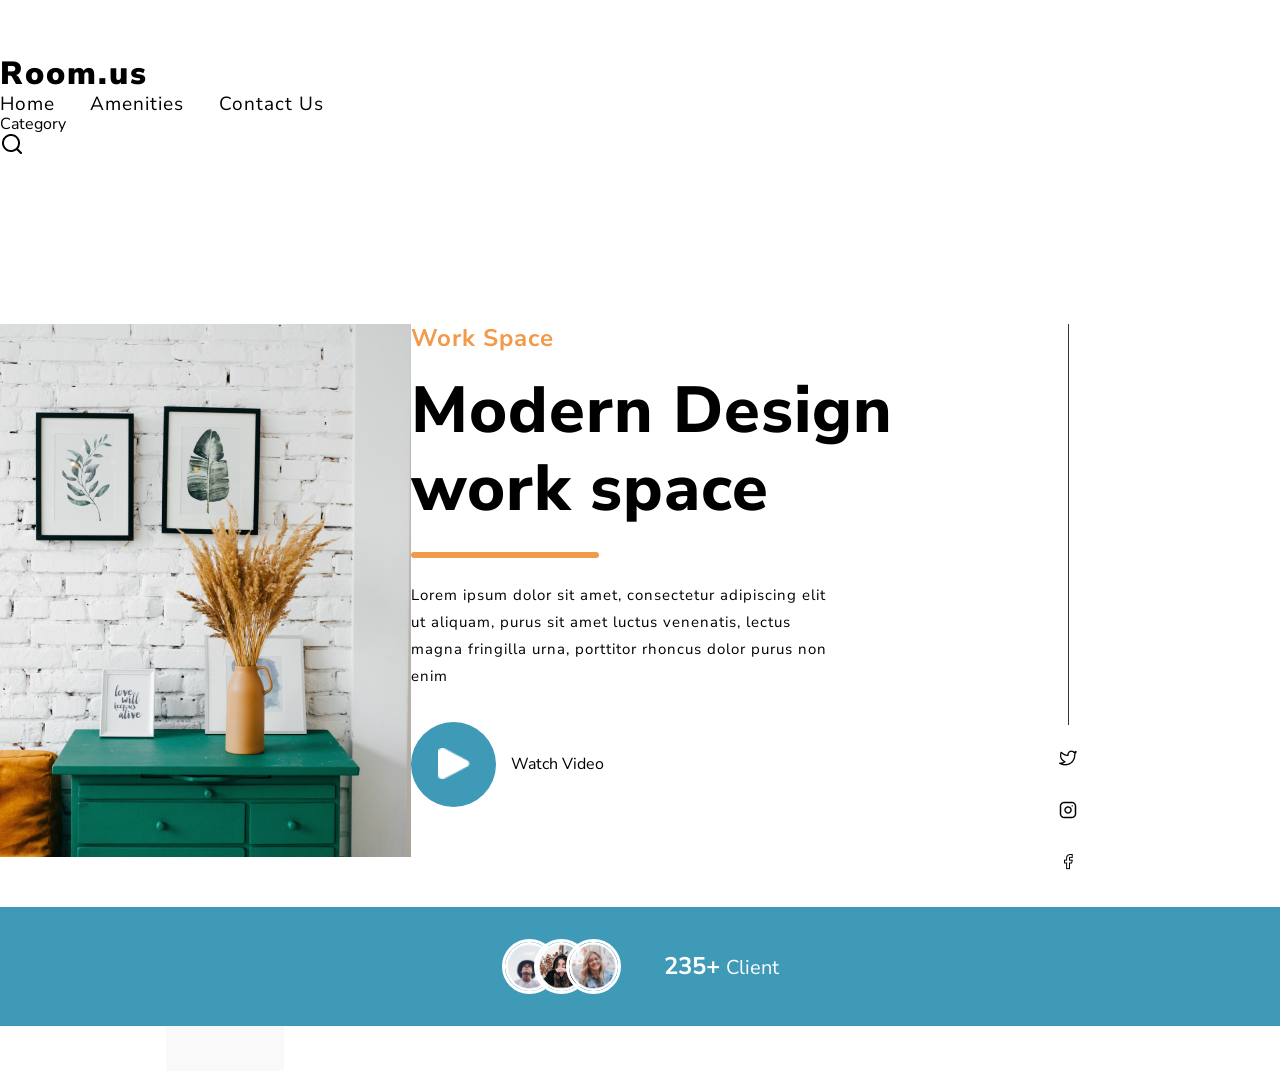
<file: hw10/index.html>
<!DOCTYPE html>
<html lang="en">
<head>
    <meta charset="UTF-8">
    <title>Title</title>
    <link rel="preconnect" href="https://fonts.googleapis.com">
    <link rel="preconnect" href="https://fonts.gstatic.com" crossorigin>
    <link href="https://fonts.googleapis.com/css2?family=Nunito+Sans:ital,opsz,wght@0,6..12,200..1000;1,6..12,200..1000&display=swap" rel="stylesheet">
    <link rel="stylesheet" href="reset.css">
    <link rel="stylesheet" href="style.css">
</head>
<body>
    <main>
        <header>
            <div class="header-content">
                <div class="nav1">
                    <p>Room.us</p>
                </div>
                <div class="nav2">
                    <p>Home</p>
                    <p>Amenities</p>
                    <p>Contact Us</p>
                </div>
                <div class="nav3">
                    <p>Category</p>
                    <img src="img/search.png">
                </div>
            </div>
        </header>
        <div class="main-content">
            <img src="img/ops.png">
            <div class="text">
                <p class="sub-title"> Work Space</p>
                <p class="title">Modern Design work space
                </p>
                <div class="orange-line"></div>
                <p class="description">
                    Lorem ipsum dolor sit amet, consectetur adipiscing elit ut aliquam, purus sit amet luctus venenatis, lectus magna fringilla urna, porttitor rhoncus
                    dolor purus non enim
                </p>
                <div class="video">
                    <div class="button-video">
                    <img src="img/icon.png">
                    </div>
                    <p class="watch">
                        Watch Video
                    </p>
                </div>
            </div>
            <div class="socials">
                <div class="vertical"></div>
                <div class="soc-img">
                    <a href="#">
                        <img src="img/tw.png" class="img-n">
                        <img src="img/twit-h.png" class="img-h">
                    </a>
                    <a href="#">
                        <img src="img/inst.png" class="img-n">
                        <img src="img/inst-h.png" class="img-h">
                    </a>
                    <a href="#">
                        <img src="img/vect.png" class="img-n">
                        <img src="img/f-hover.png" class="img-h">
                    </a>
                </div>
            </div>
        </div>
        <div class="footer">
            <div class="footer-images">
                <img class="img-1" src="img/77.png" alt="">
                <img class="img-2" src="img/76.png" alt="">
                <img class="img-3" src="img/75.png" alt="">
            </div>

            <p class="footer-text">
                235+ <span>Client</span>
            </p>
        </div>
    </main>
</body>
</html>
</file>
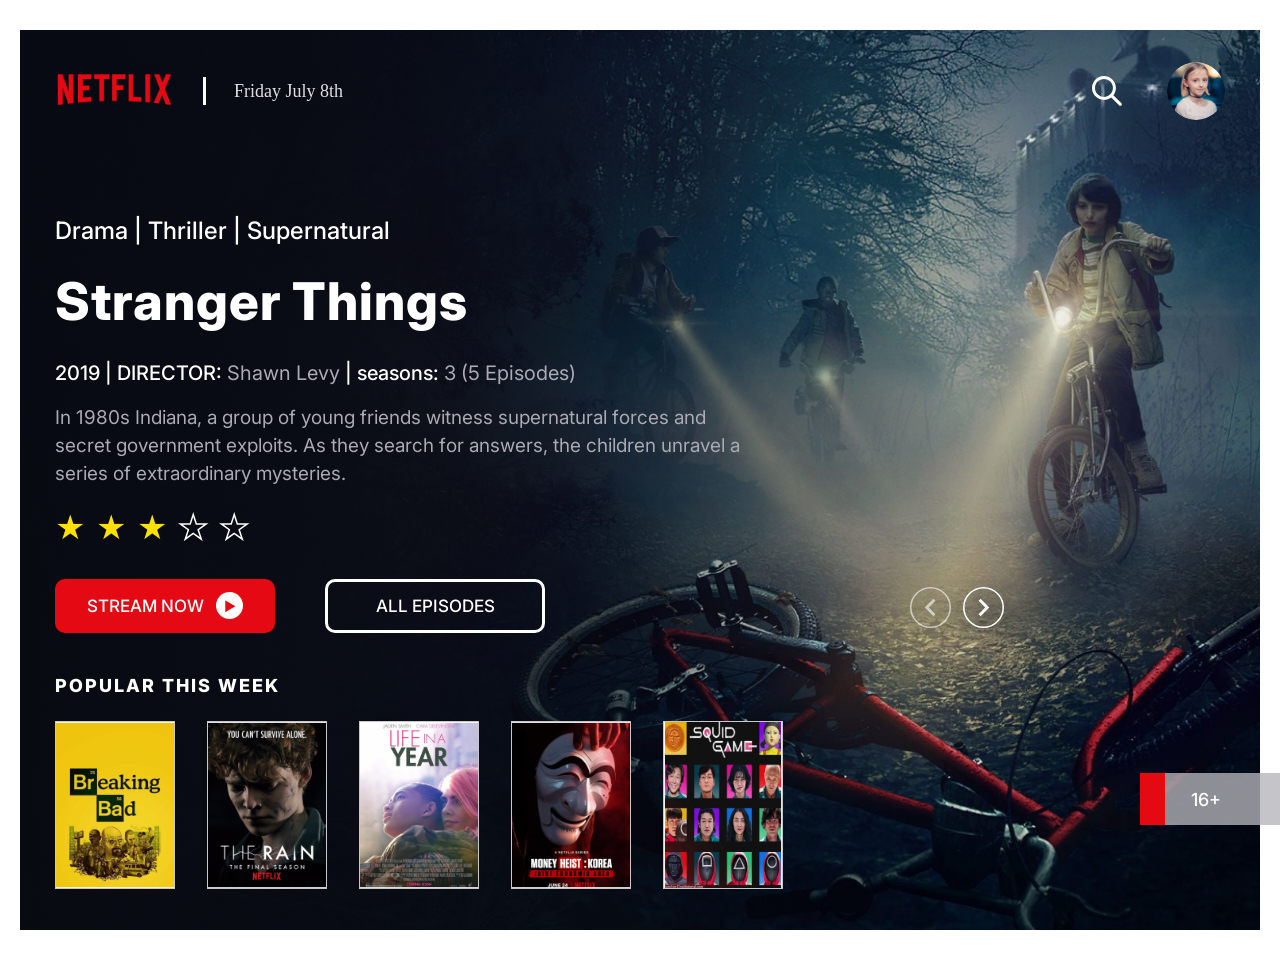
<file: hw13/index.html>
<!DOCTYPE html>
<html lang="en">
<head>
    <meta charset="UTF-8">
    <title>Title</title>
    <link rel="stylesheet" href="style.css">
</head>
<body>
    <header>
        <div class="container">
            <div class="afisha">
                <a href="#">
                    <img src="img/netflix.png" alt="logo">
                </a>
                <svg width="3" height="28" viewBox="0 0 3 28" fill="none" xmlns="http://www.w3.org/2000/svg">
                    <path d="M1.5 0V28" stroke-width="3" stroke="white"/>
                </svg>
                <p class="afisha-date">
                    Friday July 8th
                </p>
            </div>
            <div class="search-avatar">
                <svg width="36" height="36" viewBox="0 0 36 36" fill="none" xmlns="http://www.w3.org/2000/svg">
                    <path d="M25.667 23.1103L35.3061 32.7494C35.6449 33.0885 35.8352 33.5482 35.835 34.0275C35.8348 34.5068 35.6443 34.9664 35.3052 35.3052C34.9662 35.644 34.5064 35.8343 34.0271 35.8341C33.5478 35.8339 33.0882 35.6434 32.7494 35.3043L23.1103 25.6652C20.2287 27.897 16.6052 28.9473 12.9768 28.6023C9.34842 28.2574 5.98771 26.5431 3.57836 23.8083C1.16902 21.0735 -0.107975 17.5235 0.00716008 13.8806C0.122295 10.2376 1.62091 6.77537 4.19814 4.19814C6.77537 1.62091 10.2376 0.122295 13.8806 0.00716008C17.5235 -0.107975 21.0735 1.16902 23.8083 3.57836C26.5431 5.98771 28.2574 9.34842 28.6023 12.9768C28.9473 16.6052 27.897 20.2287 25.6652 23.1103H25.667ZM14.3347 25.0829C17.1857 25.0829 19.92 23.9503 21.9361 21.9343C23.9521 19.9183 25.0847 17.184 25.0847 14.3329C25.0847 11.4818 23.9521 8.74749 21.9361 6.73148C19.92 4.71546 17.1857 3.58288 14.3347 3.58288C11.4836 3.58288 8.74929 4.71546 6.73327 6.73148C4.71725 8.74749 3.58467 11.4818 3.58467 14.3329C3.58467 17.184 4.71725 19.9183 6.73327 21.9343C8.74929 23.9503 11.4836 25.0829 14.3347 25.0829V25.0829Z" fill-rule="evenodd" clip-rule="evenodd" fill="white"/>
                </svg>
                <img src="img/ava.png" alt="avatar">
            </div>
        </div>
    </header>
    <div class="container">
        <div class="main-content">
            <p class="film-type">
                Drama  |  Thriller  |  Supernatural
            </p>
            <p class="film-name">
                Stranger Things
            </p>
            <p class="film-author">
                2019  |  DIRECTOR: <span class="not-main-text">Shawn Levy</span>  |  seasons: <span class="not-main-text">3 (5 Episodes)</span>
            </p>
            <p class="description">
                In 1980s Indiana, a group of young friends witness supernatural forces and secret government exploits. As they search for answers, the children unravel a series of extraordinary mysteries.
            </p>
        </div>
        <div class="rating">
            <span class="star filled">★</span>
            <span class="star filled">★</span>
            <span class="star filled">★</span>
            <span class="star empty">★</span>
            <span class="star empty">★</span>
        </div>
        <div class="hero-buttons">
            <a href="#" class="btn btn-primary">
                STREAM NOW
                <span class="play-icon">▶</span>
            </a>

            <a href="#" class="btn btn-secondary">
                ALL EPISODES
            </a>
        </div>
        <p class="popular-heading">POPULAR THIS WEEK</p>
        <div class="carousel-arrows">
            <button class="carousel-arrow prev" aria-label="Previous">
                <img src="img/strelka.svg" alt="">
            </button>

            <button class="carousel-arrow next" aria-label="Next">
                <img src="img/strelka.svg" alt="">
            </button>
        </div>
        <div class="popular-list">
            <div class="popular-card">
                <img src="img/poster1.png" alt="Popular title 1">
            </div>

            <div class="popular-card">
                <img src="img/poster2.png" alt="Popular title 2">
            </div>

            <div class="popular-card">
                <img src="img/poster3.png" alt="Popular title 3">
            </div>

            <div class="popular-card">
                <img src="img/poster4.png" alt="Popular title 4">
            </div>

            <div class="popular-card">
                <img src="img/poster5.png" alt="Popular title 5">
            </div>
        </div>
    </div>
    <div class="age-rating">
        <span class="age-bar"></span>
        <span>16+</span>
    </div>
</body>
</html>
</file>
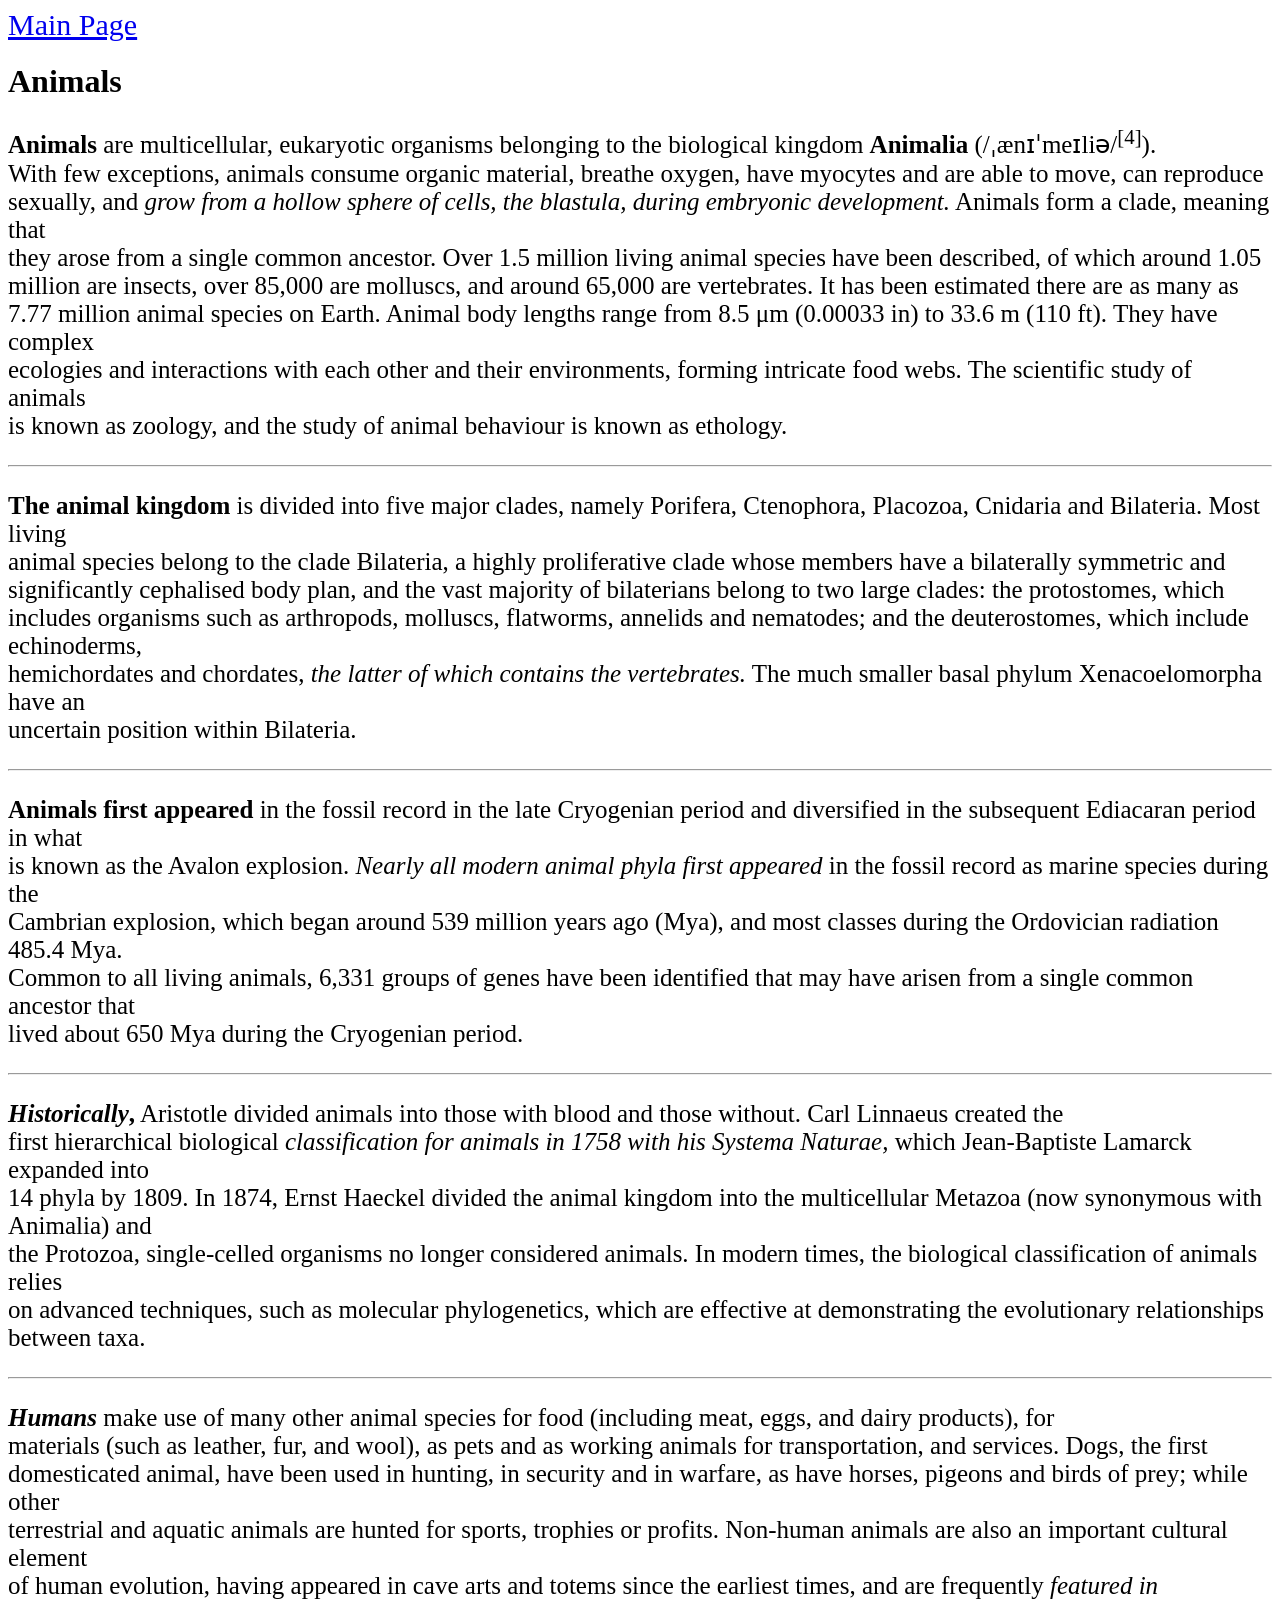
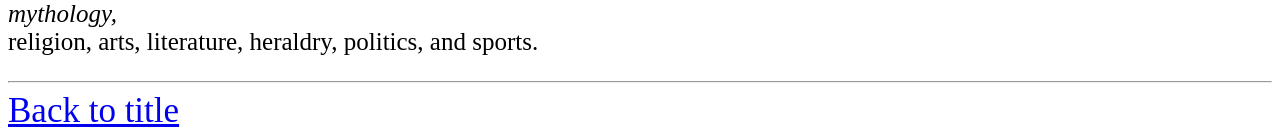
<file: hw2/index.html>
<!DOCTYPE html>
<html lang="en" xmlns="http://www.w3.org/1999/html">
<head>
    <meta charset="UTF-8">
    <title>Title</title>
</head>
<body>
<a href="main.html" style="font-size: 30px" target="_blank">Main Page</a>
<h1 id="title">
    Animals
</h1>
<p style="font-size: 25px">
    <strong>Animals</strong> are multicellular, eukaryotic organisms belonging to the biological kingdom <strong>Animalia</strong> (/ˌænɪˈmeɪliə/<sup>[4]</sup>). <br>With few exceptions, animals consume organic material, breathe oxygen, have myocytes and are able to move, can reproduce <br>sexually, and <em>grow from a hollow sphere of cells, the blastula, during embryonic development.</em> Animals form a clade, meaning that <br> they arose from a single common ancestor. Over 1.5 million living animal species have been described, of which around 1.05  <br> million are insects, over 85,000 are molluscs, and around 65,000 are vertebrates. It has been estimated there are as many as <br>7.77 million animal species on Earth. Animal body lengths range from 8.5 μm (0.00033 in) to 33.6 m (110 ft). They have complex <br>ecologies and interactions with each other and their environments, forming intricate food webs. The scientific study of animals <br>is known as zoology, and the study of animal behaviour is known as ethology.
</p>
<hr>
<p style="font-size: 25px">
    <strong>The animal kingdom</strong> is divided into five major clades, namely Porifera, Ctenophora, Placozoa, Cnidaria and Bilateria. Most living <br>animal species belong to the clade Bilateria, a highly proliferative clade whose members have a bilaterally symmetric and <br>significantly cephalised body plan, and the vast majority of bilaterians belong to two large clades: the protostomes, which <br>includes organisms such as arthropods, molluscs, flatworms, annelids and nematodes; and the deuterostomes, which include echinoderms,<br> hemichordates and chordates, <em>the latter of which contains the vertebrates.</em> The much smaller basal phylum Xenacoelomorpha have an <br>uncertain position within Bilateria.
</p>
<hr>
<p style="font-size: 25px">
    <strong>Animals first appeared</strong> in the fossil record in the late Cryogenian period and diversified in the subsequent Ediacaran period in what <br>is known as the Avalon explosion. <em>Nearly all modern animal phyla first appeared</em> in the fossil record as marine species during the <br>Cambrian explosion, which began around 539 million years ago (Mya), and most classes during the Ordovician radiation 485.4 Mya. <br>Common to all living animals, 6,331 groups of genes have been identified that may have arisen from a single common ancestor that <br>lived about 650 Mya during the Cryogenian period.
</p>
<hr>
<p style="font-size: 25px">
    <strong><em>Historically</em>,</strong> Aristotle divided animals into those with blood and those without. Carl Linnaeus created the <br>first hierarchical biological <em>classification for animals in 1758 with his Systema Naturae,</em> which Jean-Baptiste Lamarck expanded into <br>14 phyla by 1809. In 1874, Ernst Haeckel divided the animal kingdom into the multicellular Metazoa (now synonymous with Animalia) and<br> the Protozoa, single-celled organisms no longer considered animals. In modern times, the biological classification of animals relies<br> on advanced techniques, such as molecular phylogenetics, which are effective at demonstrating the evolutionary relationships between taxa.
</p>
<hr>
<p style="font-size: 25px">
    <strong><em>Humans</em></strong> make use of many other animal species for food (including meat, eggs, and dairy products), for <br>materials (such as leather, fur, and wool), as pets and as working animals for transportation, and services. Dogs, the first <br>domesticated animal, have been used in hunting, in security and in warfare, as have horses, pigeons and birds of prey; while other <br>terrestrial and aquatic animals are hunted for sports, trophies or profits. Non-human animals are also an important cultural element <br>of human evolution, having appeared in cave arts and totems since the earliest times, and are frequently <em>featured in mythology,<br></em> religion, arts, literature, heraldry, politics, and sports.
</p>
<hr>
<a href="#title" style="font-size: 35px">
    Back to title
</a>
</body>
</html>
</file>
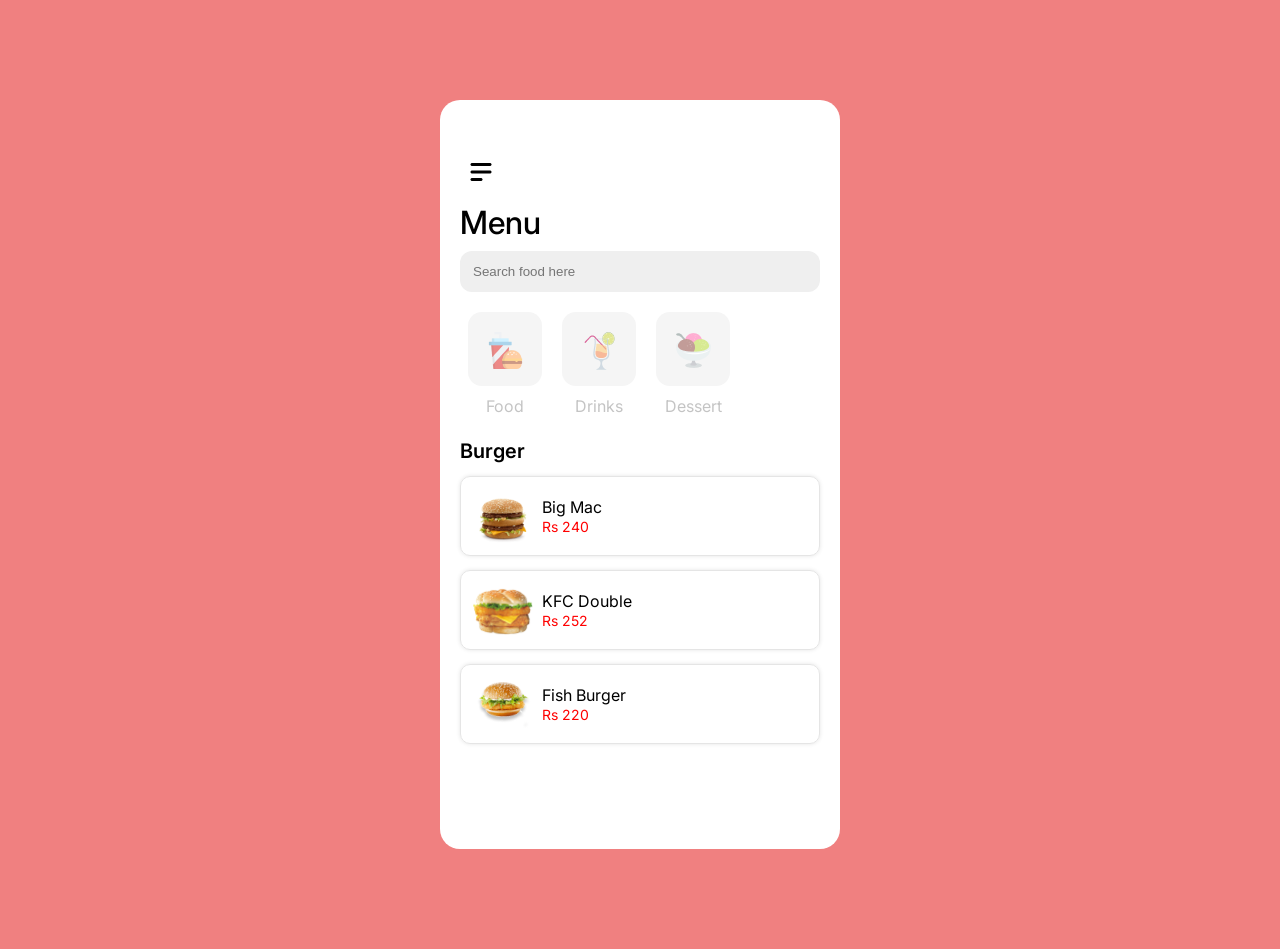
<file: hw6/index.html>
<!DOCTYPE html>
<html lang="en">
<head>
    <meta charset="UTF-8">
    <title>Title</title>
    <link rel="preconnect" href="https://fonts.googleapis.com">
    <link rel="preconnect" href="https://fonts.gstatic.com" crossorigin>
    <link href="https://fonts.googleapis.com/css2?family=Inter:ital,opsz,wght@0,14..32,100..900;1,14..32,100..900&display=swap" rel="stylesheet">
    <link rel="stylesheet" href="css/reset.css">
    <link rel="stylesheet" href="css/menu.css">
</head>
<body>
<div class="container">
    <button>
        <img src="img/hw6.png" alt="menu">
    </button>
    <h1>Menu</h1>
    <form action="#">
        <input class="custom-input" type="text" placeholder="Search food here">
    </form>
    <div class="menu-items">
        <div class="menu-position">
            <div class="img-position">
                <img src="img/food1.png" alt="">
            </div>
            <h4 class="position-title">
                Food
            </h4>
        </div>
        <div class="menu-position">
            <div class="img-position">
                <img src="img/tropical.png" alt="">
            </div>
            <h4 class="position-title">
                Drinks
            </h4>
        </div>
        <div class="menu-position">
            <div class="img-position">
                <img src="img/ice.png" alt="">
            </div>
            <h4 class="position-title">
                Dessert
            </h4>
        </div>
        <h3>Burger</h3>
        <div class="items">
            <img src="img/burger.png">
            <div class="text">
                <p class="item-name">Big Mac</p>
                <p class="item-cost">Rs 240</p>
            </div>
        </div>
        <div class="items">
            <img src="img/kfc.png">
            <div class="text">
                <p class="item-name">KFC Double</p>
                <p class="item-cost">Rs 252</p>
            </div>
        </div>
        <div class="items">
            <img src="img/fish.png">
            <div class="text">
                <p class="item-name">Fish Burger</p>
                <p class="item-cost">Rs 220</p>
            </div>
        </div>
    </div>
</div>
</body>
</html>
</file>
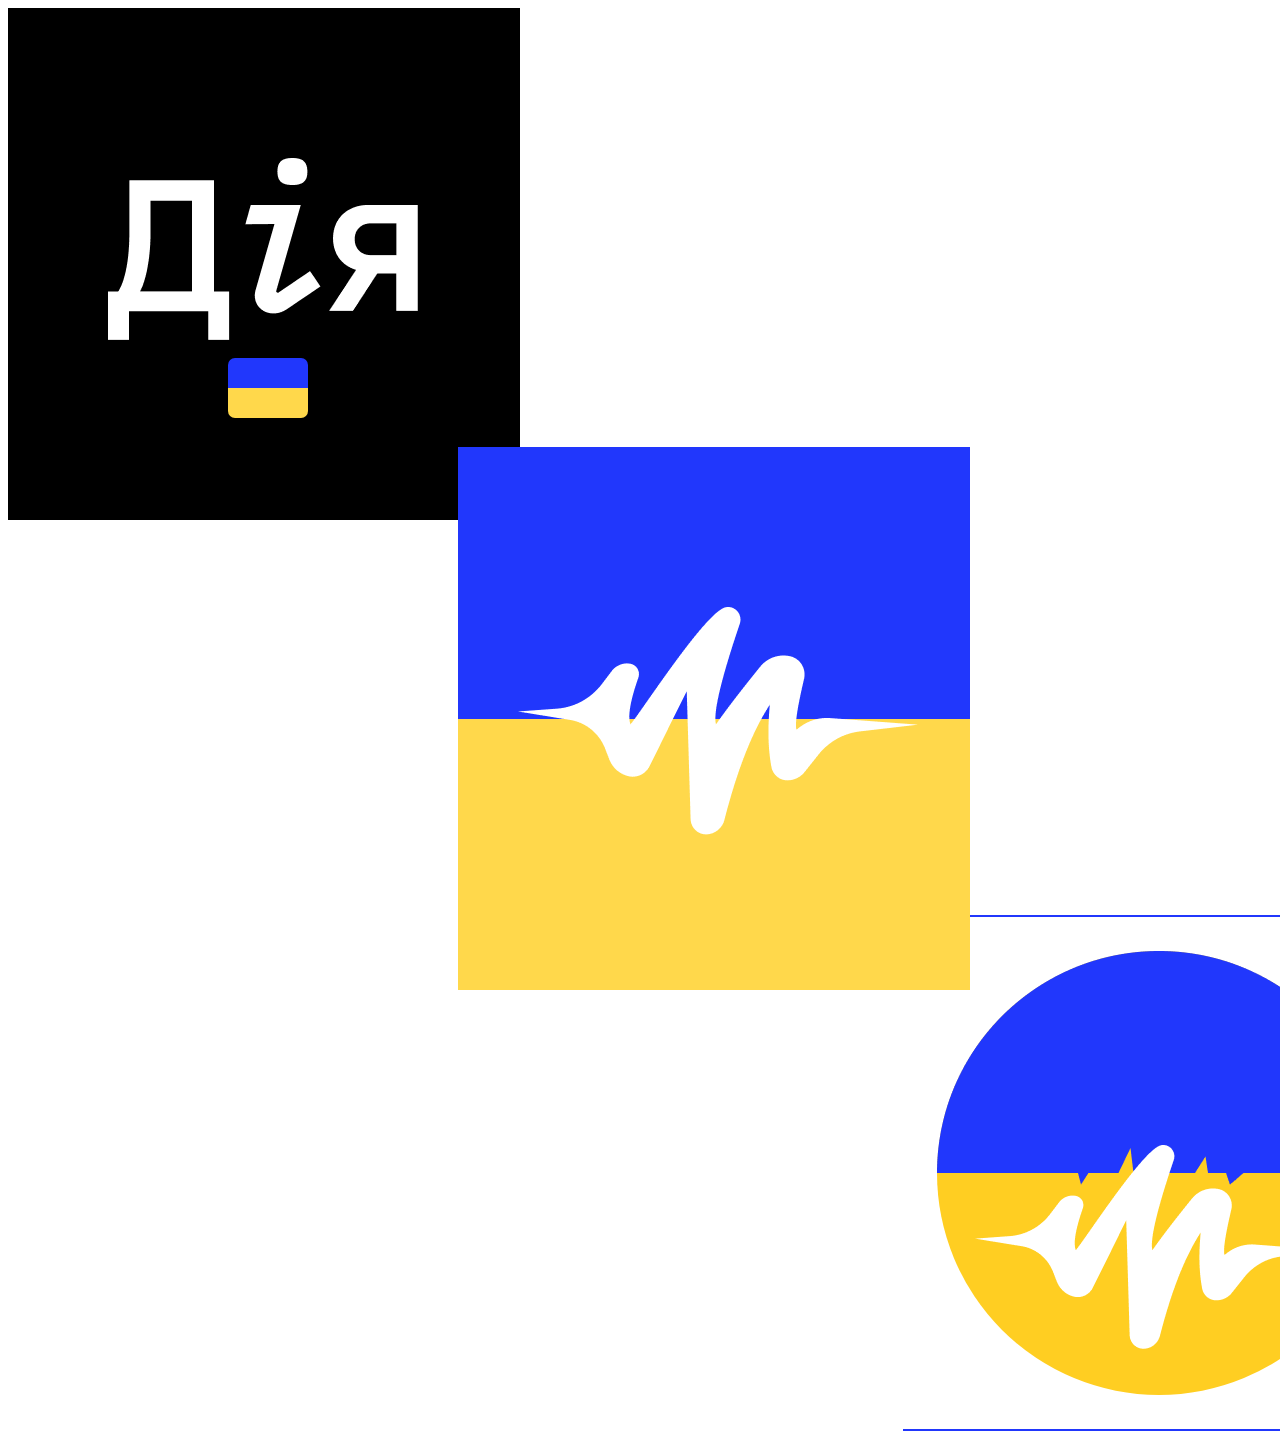
<file: hw8/index.html>
<!DOCTYPE html>
<html lang="en">
<head>
    <meta charset="UTF-8">
    <title>Title</title>
    <link rel="stylesheet" href="style.css">
</head>
<body>
<div class="position">
    <div class="first-img">
        <img src="img/Vector.png">
        <div class="flag"></div>
        <div class="flag-1"></div>
    </div>
    <div class="second-img">
        <img src="img/Glyph.png">
        <div class="big-1"></div>
        <div class="big-2"></div>
    </div>
    <div class="third-image">
        <img src="img/img2.png" class="first">
        <img src="img/Blue.png" class="second">
        <div class="elips"></div>
    </div>
</div>

</body>
</html>
</file>
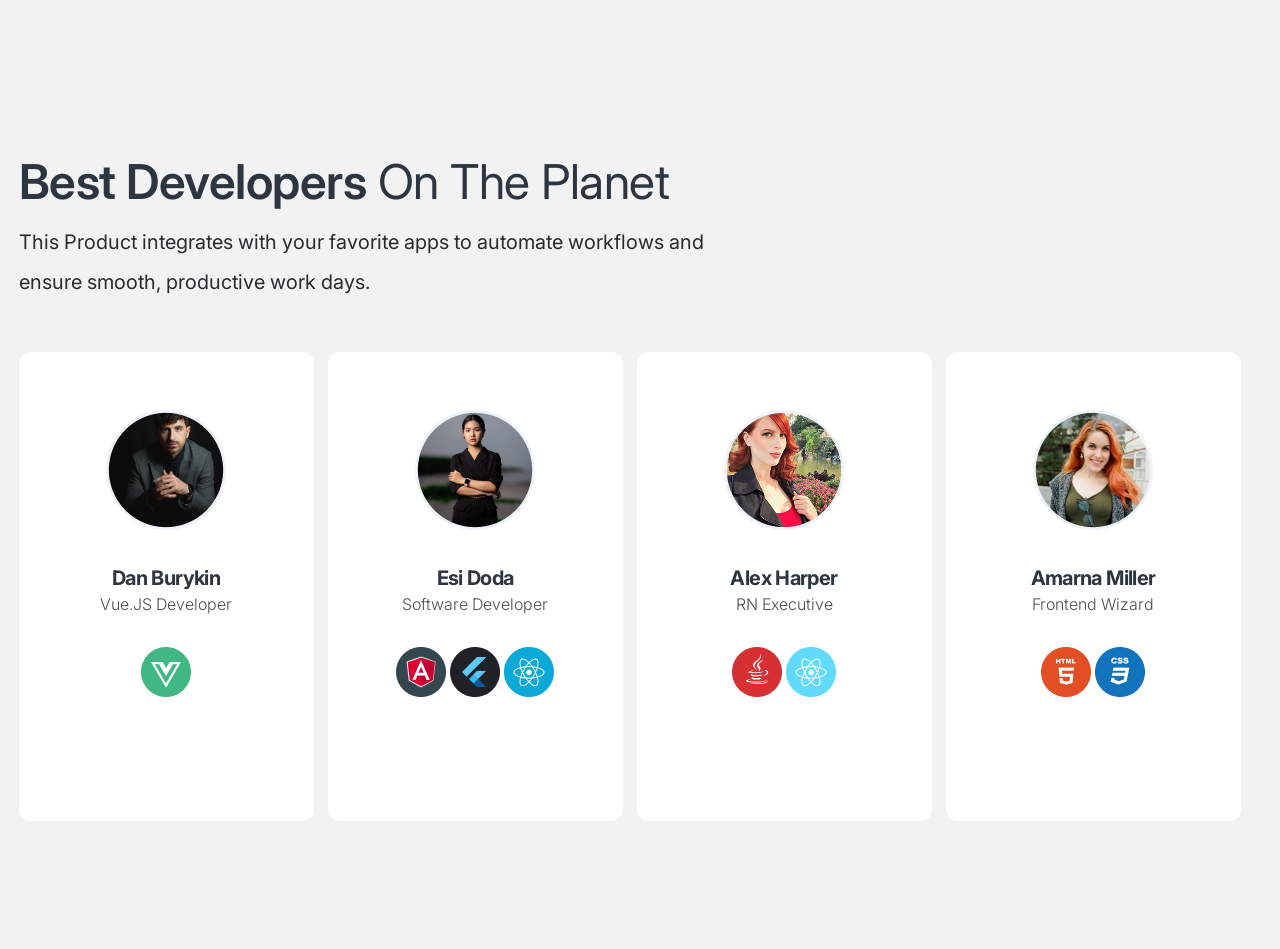
<file: hw9/index.html>
<!DOCTYPE html>
<html lang="en">
<head>
    <meta charset="UTF-8">
    <title>Title</title>
    <link rel="stylesheet" href="reset.css">
    <link rel="preconnect" href="https://fonts.googleapis.com">
    <link rel="preconnect" href="https://fonts.gstatic.com" crossorigin>
    <link href="https://fonts.googleapis.com/css2?family=IBM+Plex+Sans:ital,wght@0,100..700;1,100..700&family=Inter:ital,opsz,wght@0,14..32,100..900;1,14..32,100..900&display=swap" rel="stylesheet">
    <link rel="stylesheet" href="style.css">
</head>
<body>
    <div class="main">
        <h1>
            <span>Best Developers</span> On The Planet
        </h1>
        <p class="description">
            This Product integrates with your favorite apps to automate workflows and ensure smooth, productive work days.
        </p>
        <div class="developer-cards">
            <div class="card">
                <img src="img/Avatar.png">
                <h4>
                    Dan Burykin
                </h4>
                <p>
                    Vue.JS Developer
                </p>
                <img src="img/Js.png">
            </div>
            <div class="card">
                <img src="img/Avatar1.png">
                <h4>
                    Esi Doda
                </h4>
                <p>
                    Software Developer
                </p>
                <img src="img/Angular.png">
                <img src="img/Logo.png">
                <img src="img/Native.png">
            </div>
            <div class="card">
                <img src="img/ava.png">
                <h4>
                    Alex Harper
                </h4>
                <p>
                    RN Executive
                </p>
                <img src="img/JAVA.png">
                <img src="img/ReactJS.png">
            </div>
            <div class="card">
                <img src="img/Avatars.png">
                <h4>
                    Amarna Miller
                </h4>
                <p>
                    Frontend Wizard
                </p>
                <img src="img/HTML.png">
                <img src="img/CSS.png">
            </div>
        </div>
    </div>
</body>
</html>
</file>
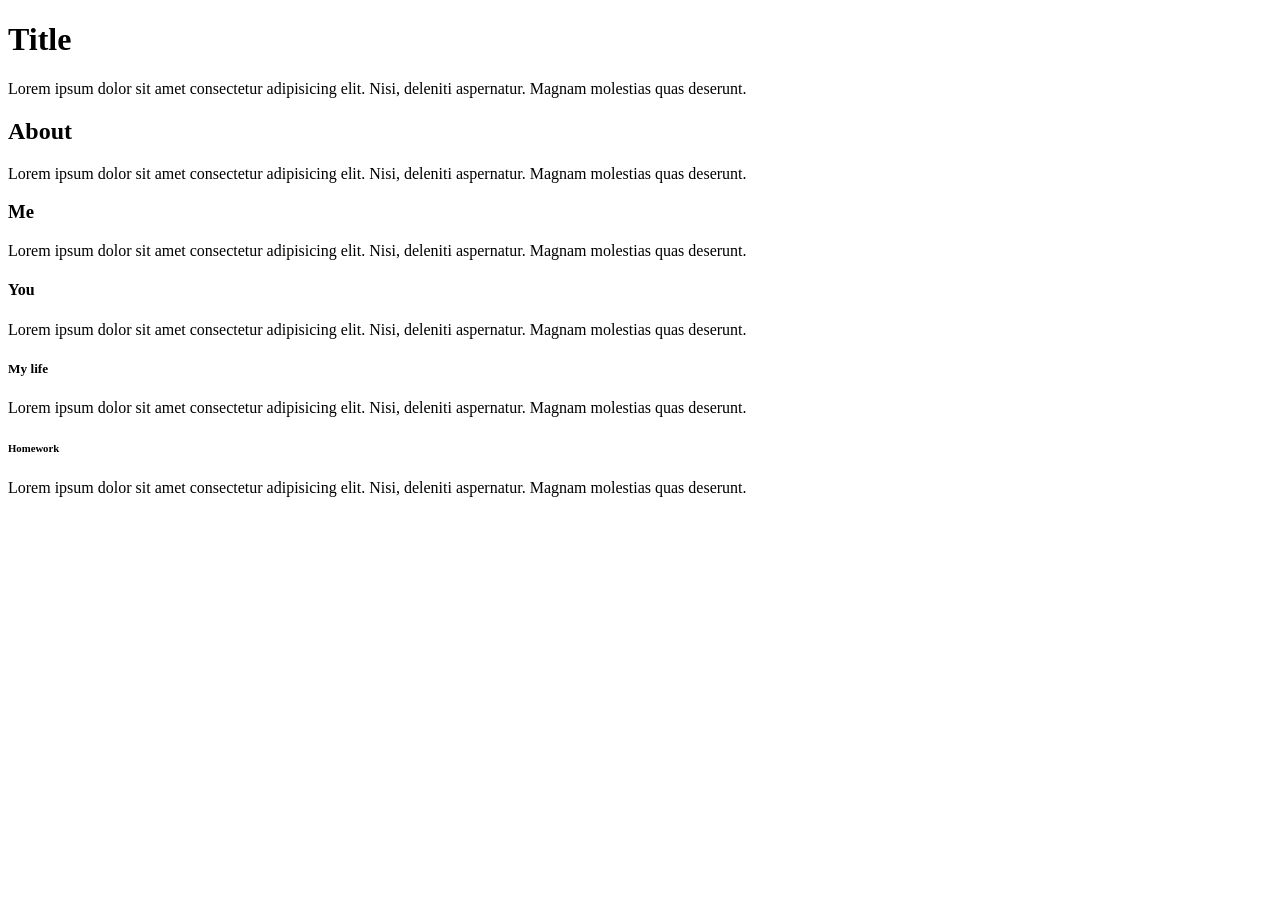
<file: hw1.html>
<!DOCTYPE html>
<html lang="en">
<head>
    <meta charset="UTF-8">
    <title>Title</title>
</head>
<body>
<h1>Title</h1>
<p>
    Lorem ipsum dolor sit amet consectetur adipisicing elit. Nisi, deleniti aspernatur. Magnam molestias quas deserunt.
</p>
<h2>About</h2>
<p>Lorem ipsum dolor sit amet consectetur adipisicing elit. Nisi, deleniti aspernatur. Magnam molestias quas deserunt.</p>
<h3>Me</h3>
<p>
    Lorem ipsum dolor sit amet consectetur adipisicing elit. Nisi, deleniti aspernatur. Magnam molestias quas deserunt.
</p>
<h4>You</h4>
<p>
    Lorem ipsum dolor sit amet consectetur adipisicing elit. Nisi, deleniti aspernatur. Magnam molestias quas deserunt.
</p>
<h5>My life</h5>
<p>
    Lorem ipsum dolor sit amet consectetur adipisicing elit. Nisi, deleniti aspernatur. Magnam molestias quas deserunt.
</p>
<h6>Homework</h6>
<p>
    Lorem ipsum dolor sit amet consectetur adipisicing elit. Nisi, deleniti aspernatur. Magnam molestias quas deserunt.
</p>
</body>
</html>
</file>
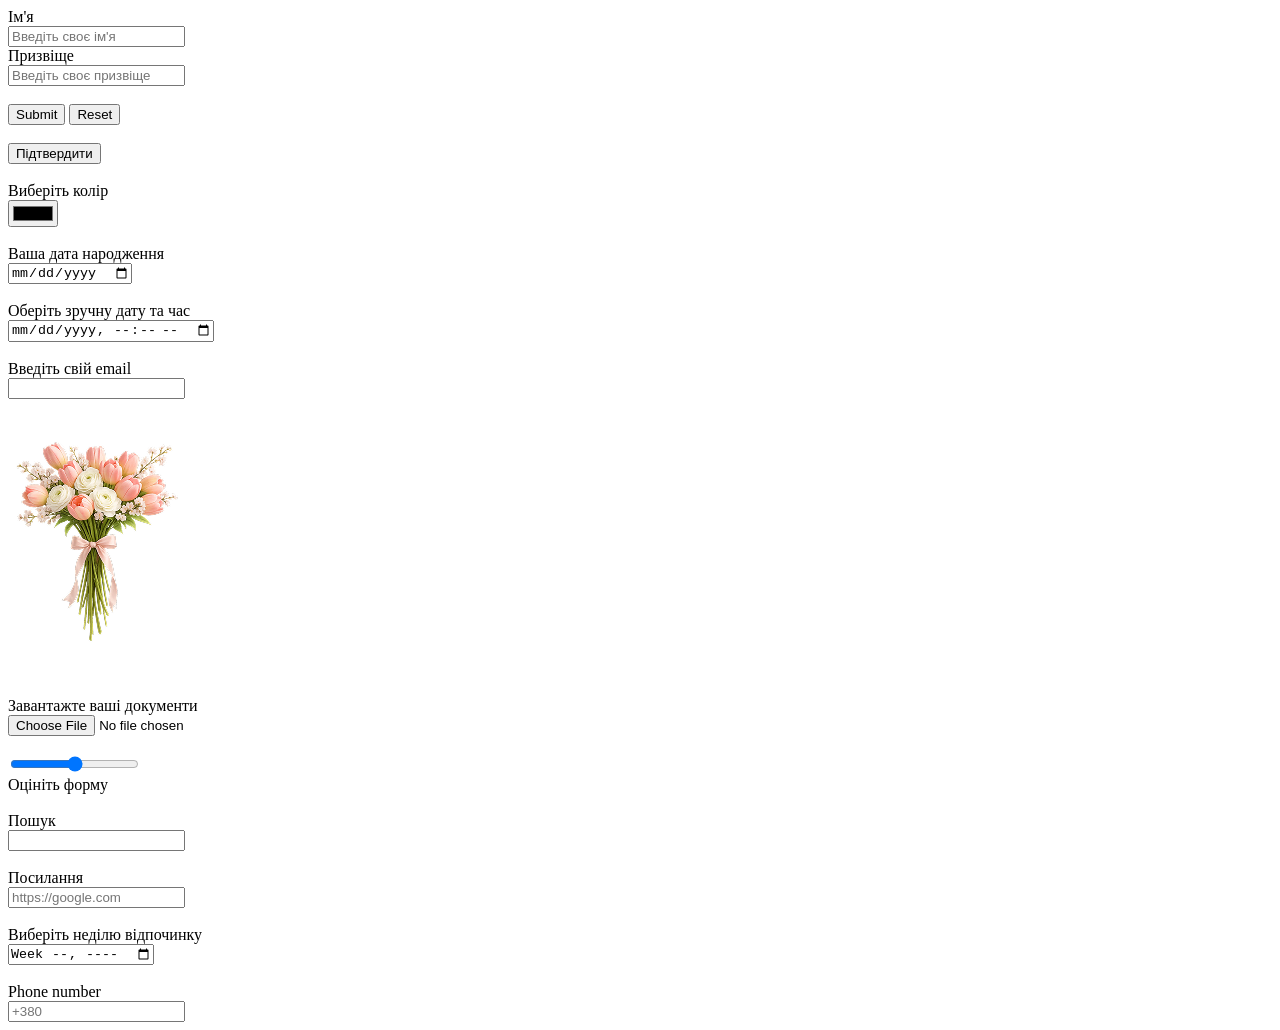
<file: hw3/form.html>
<!DOCTYPE html>
<html lang="en">
<head>
    <meta charset="UTF-8">
    <title>Title</title>
</head>
<body>

<form action=>
    <label for="name">Ім'я</label><br>
    <input type="text" id="name" name="name" placeholder="Введіть своє ім'я"><br>
    <label for="surname">Призвіще</label><br>
    <input type="text" id="surname" name="surname" placeholder="Введіть своє призвіще"><br><br>
    <input type="submit" value="Submit">
    <input type="reset" value="Reset">
    <br><br>
    <input type="button" onclick="alert('Відправлено')" value="Підтвердити">
    <br><br>
    <label >Виберіть колір</label><br>
    <input type="color">
    <br><br>
    <label>Ваша дата народження</label><br>
    <input type="date">
    <br><br>
    <label>Оберіть зручну дату та час</label><br>
    <input type="datetime-local">
    <br><br>
    <label>Введіть свій email</label><br>
    <input type="email">
    <br><br>
    <input type="image" src="image.png">
    <br><br>
    <label>Завантажте ваші документи</label><br>
    <input type="file">
    <br><br>
    <input type="range" id="rating" min="0" max="10"><br>
    <label for="rating">Оцініть форму</label>
    <br><br>
    <label for="mySearch">Пошук</label><br>
    <input type="search" id="mySearch" name="q" />
    <br><br>
    <label for="url">Посилання</label><br>
    <input type="url" name="url" id="url" placeholder="https://google.com">
    <br><br>
    <label for="week">Виберіть неділю відпочинку</label><br>
    <input type="week" name="week" id="week">
    <br><br>
    <label for="number">Phone number</label><br>
    <input type="number" id="number" placeholder="+380">
</form>

</body>
</html>
</file>
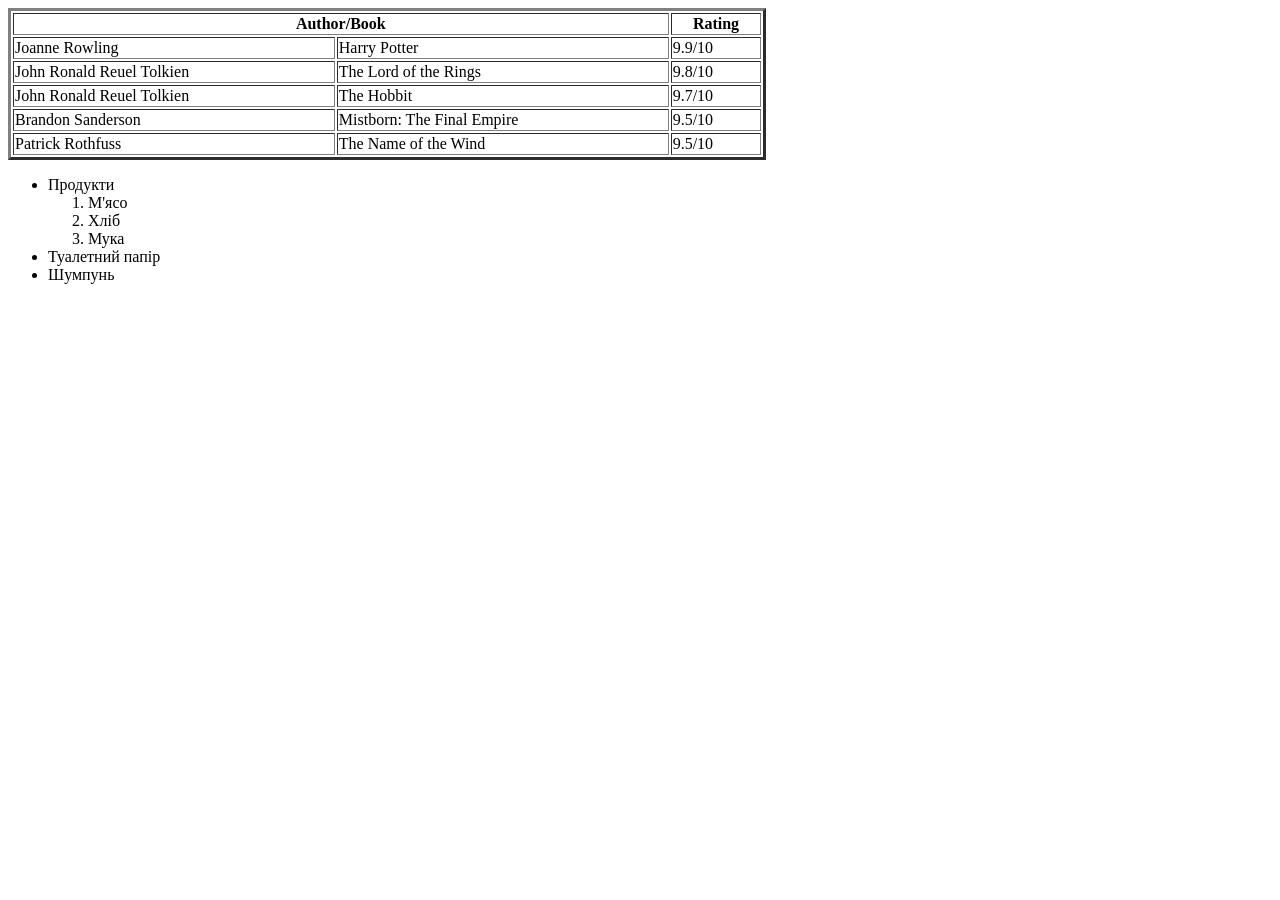
<file: hw3/hw3.html>
<!DOCTYPE html>
<html lang="en">
<head>
    <meta charset="UTF-8">
    <title>Title</title>
</head>
<body>
    <table border="3" style="width: 60%">
        <thead>
            <tr>
                <th colspan="2">
                    Author/Book
                </th>
                <th>
                    Rating
                </th>
            </tr>
        </thead>
        <tbody>
            <tr>
                <td>
                    Joanne Rowling
                </td>
                <td>
                    Harry Potter
                </td>
                <td>
                    9.9/10
                </td>
            </tr>
            <tr>
                <td>
                    John Ronald Reuel Tolkien
                </td>
                <td>
                    The Lord of the Rings
                </td>
                <td>
                    9.8/10
                </td>
            </tr>
            <tr>
                <td>
                    John Ronald Reuel Tolkien
                </td>
                <td>
                    The Hobbit
                </td>
                <td>
                    9.7/10
                </td>
            </tr>
            <tr>
                <td>
                    Brandon Sanderson
                </td>
                <td>
                    Mistborn: The Final Empire
                </td>
                <td>
                    9.5/10
                </td>
            </tr>
            <tr>
                <td>
                    Patrick Rothfuss
                </td>
                <td>
                    The Name of the Wind
                </td>
                <td>
                    9.5/10
                </td>
            </tr>
        </tbody>
    </table>
    <ul>
        <li>
            Продукти
            <ol>
                <li>М'ясо</li>
                <li>Хліб</li>
                <li>Мука</li>
            </ol>
        </li>
        <li>
            Туалетний папір
        </li>
        <li>
            Шумпунь
        </li>
    </ul>
</body>
</html>
</file>
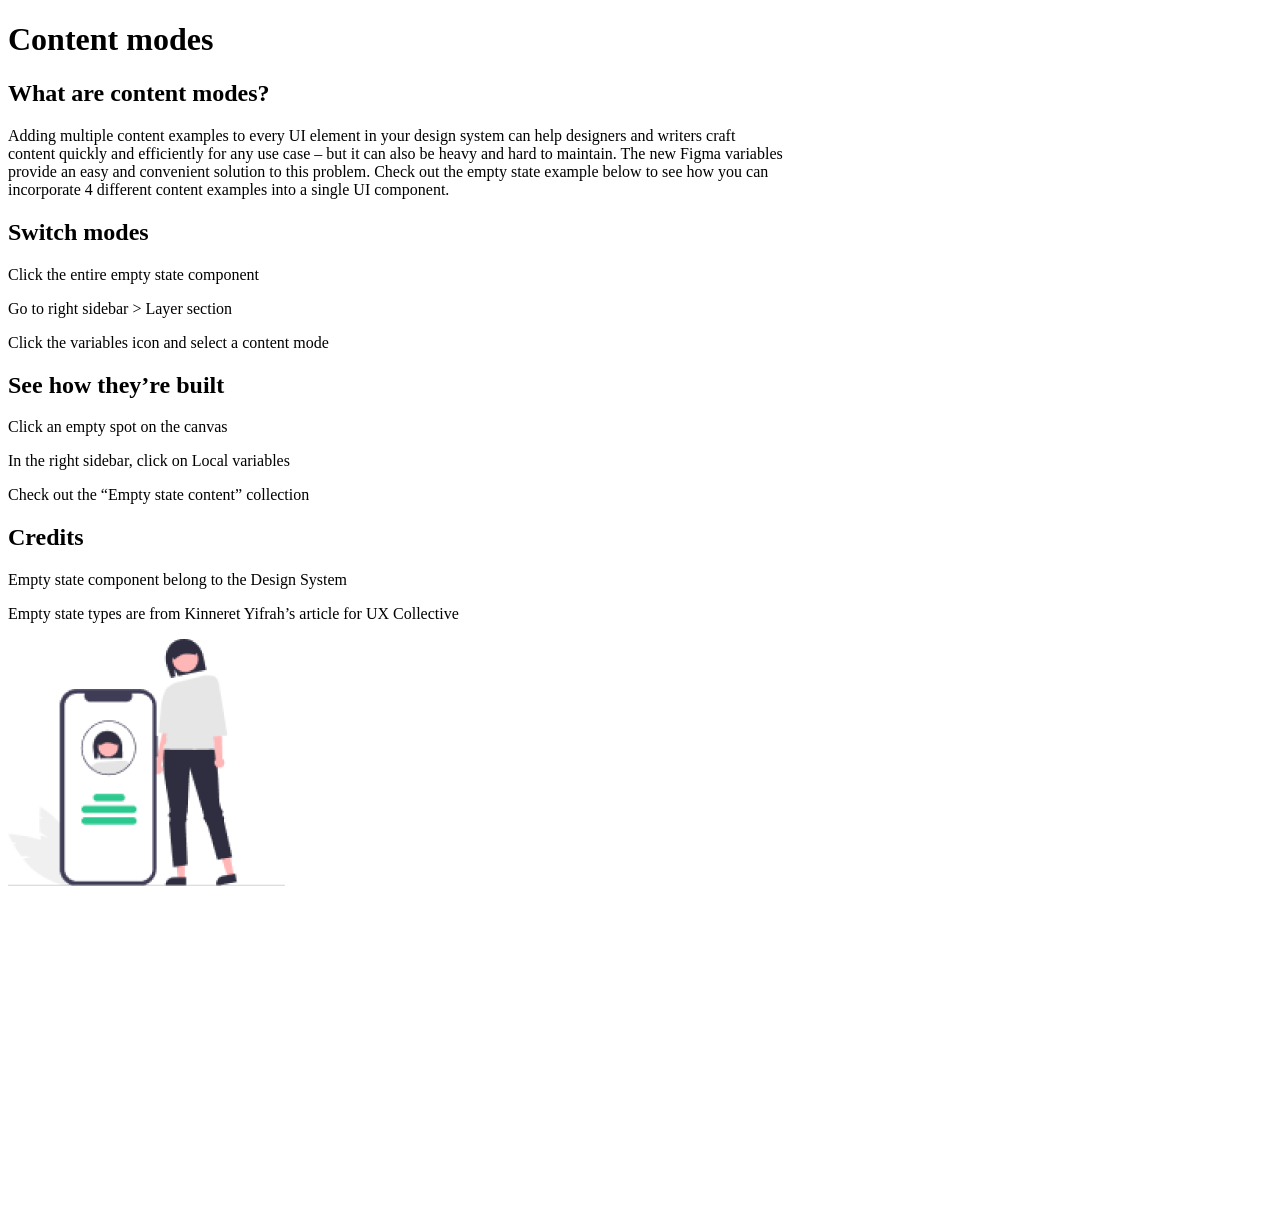
<file: hw4/hw4.html>
<!DOCTYPE html>
<html lang="en">
<head>
    <meta charset="UTF-8">
    <title>Title</title>
</head>
<body>
    <main>
        <header>
            <h1>Content modes</h1>
        </header>
        <section>
            <article>
                <h2>What are content modes?</h2>
                <p>
                    Adding multiple content examples to every UI element in your design system can help designers and writers craft<br> content quickly and efficiently for any use case – but it can also be heavy and hard to maintain. The new Figma variables<br> provide an easy and convenient solution to this problem. Check out the empty state example below to see how you can<br> incorporate 4 different content examples into a single UI component.
                </p>
            </article>
            <article>
                <h2>Switch modes</h2>
                <p>
                    Click the entire empty state component
                </p>
                <p>
                    Go to right sidebar > Layer section
                </p>
                <p>
                    Click the variables icon and select a content mode
                </p>
            </article>
           <article>
               <h2>See how they’re built</h2>
               <p>
                   Click an empty spot on the canvas
               </p>
               <p>
                   In the right sidebar, click on Local variables
               </p>
               <p>
                   Check out the “Empty state content” collection
               </p>
           </article>
            <article>
                <h2>Credits</h2>
                <p>
                    Empty state component belong to the Design System
                </p>
                <p>
                    Empty state types are from Kinneret Yifrah’s article for UX Collective
                </p>
            </article>

        </section>

<section>
    <img src="image.png">
</section>
    <section>
        <iframe width="560" height="315" src="https://www.youtube.com/embed/dpaku_vRzwI?si=_B1glk4Br7Lybnwi" title="YouTube video player" frameborder="0" allow="accelerometer; autoplay; clipboard-write; encrypted-media; gyroscope; picture-in-picture; web-share" referrerpolicy="strict-origin-when-cross-origin" allowfullscreen></iframe>
    </section>

    </main>
</body>
</html>
</file>
<file: hw10/style.css>
body {
    font-family: "Nunito Sans", sans-serif;
    background-color: #fff;
    position: relative;
    padding-bottom: 45px;
}
body:after {
    position: absolute;
    content: "";
    display: block;
    top: 0;
    bottom: 0;
    width: 118px;
    left: 13%;
    z-index: -1;
    background-color: #F9F9F9;
}
.container {
    width: 82%;
    margin: 0 auto;
}
main {
    background-color: #fff;
}
header {
    padding: 55px 0;
}
header .container {
    display: flex;
    justify-content: space-between;
    align-items: center;
}
.nav2 {
    display: flex;
    font-weight: 400;
    align-items: center;
    font-size: 19px;
    line-height: 120%;
    letter-spacing: 1px;
}
.nav1 {
    font-size: 32px;
    font-weight: 900;
    line-height: 120%;
    letter-spacing: 2px;
}
.nav2 p {
    margin-right: 35px;
}
.nav2 p:last-child {
    margin-right: 0;
}
.search-block input {
    font-size: 19px;
    font-weight: 400;
    line-height: 120%;
    letter-spacing: 1px;
    color: #000000;
    border: none;
    padding: 0 16px;
}
.search-block {
    align-items: center;
}
.search-block button {
    background-color: white;
    border: none;
    padding: 0;

}
.search-block input:focus-visible {
    outline: none;
}
.main-content {
    display: flex;

    padding: 110px 0 50px;
}
.img-block {
    width: 35%;
}
.img-block img {
    width: 100%;
}
.main-content .container {
    display: flex;
    justify-content: space-between;
}
.orange-line{
    width: 188px;
    height: 6px;
    border-radius: 4px;
    background-color: #F2994A;
    margin-bottom: 24px;
}
.sub-title {
    font-size: 24px;
    font-weight: 700;
    color: #F2994A;
    line-height: 120%;
    letter-spacing: 1px;
    margin-bottom: 19px;
}
.title {
    font-weight: 800;
    font-size: 65px;
    line-height: 120%;
    letter-spacing: 1px;
    margin-bottom: 24px;
}
.text {
    width: 50%;
}

.description {
    font-weight: 400;
    font-size: 15px;
    line-height: 180%;
    letter-spacing: 1px;
    width: 67%;
    margin-bottom: 32px;
}
.video {
    display: flex;
    align-items: center;
    gap: 15px;
}

.button-video {
    width: 85px;
    height: 85px;
    border-radius: 50%;
    background-color: #3F9AB7;

    display: flex;
    align-items: center;
    justify-content: center;
}

.button-video img {
    width: 32px;
    height: 32px;
}
.footer {

    padding: 32px;
    background-color: #3F9AB7;

    display: flex;
    justify-content: center;
    align-items: center;
    gap: 32px;
}

.footer-images {
    width: 120px;
    height: 55px;
    position: relative;
}

.footer-images img {
    width: 55px;
    height: 55px;
    border-radius: 50%;
    border: 3px solid #ffffff;
    position: absolute;
    top: 0;
}

.img-1 {
    left: 0;
    z-index: 1;
}

.img-2 {
    left: 32px;
    z-index: 2;
}

.img-3 {
    left: 64px;
    z-index: 3;
}

.footer-text {
    color: #ffffff;
    font-weight: 700;
    font-size: 24px;
    line-height: 100%;
    margin-left: 10px;
}

.footer-text span {
    font-weight: 400;
    font-size: 20px;
}
.vertical {
    width: 1px;
    height: 401px;
    background-color: #333333;
    display: block;
    flex-shrink: 0;
}
.socials {
    height: 280px;
    display: flex;
    flex-direction: column;
    align-items: center;
    gap: 16px;
}
.soc-img {
    display: flex;
    flex-direction: column;
    gap: 18px;
}
.img-h {
    display: none;
}
.soc-img:hover {

}
.soc-img a{
    display: flex;
    justify-content: center;
    align-items: center;
    background-color: transparent;
    width: 34px;
    height: 34px;
    border-radius: 100%;

}
.soc-img a:hover .img-h {
    display: block;
    background-color: #F2994A;
}
.soc-img a:hover .img-n {
    display: none;
}
.soc-img a:hover {
    background-color: #F2994A;
}
.footer .container {
    display: flex;
    justify-content: center;
    align-items: center;
    gap: 32px;
}
* {
    box-sizing: border-box;
}

html,
body {
    max-width: 100%;
    overflow-x: clip;
}
</file>
<file: hw13/style.css>
@import url('https://fonts.googleapis.com/css2?family=Inter:wght@400;500;600;700;800&display=swap');

* {
    margin: 0;
    padding: 0;
    box-sizing: border-box;
}

body {
    min-height: 100vh;
    padding: 40px 20px;
    background: #fff;
    color: #fff;
    font-family: 'Inter', Arial, sans-serif;
}

/* MAIN FRAME — 1728 x 1117 */

body > .container {
    position: relative;
    width: 100%;
    max-width: 1728px;
    min-height: 1117px;
    margin: 0 auto;
    padding: 232px 40px 48px;
    background-color: #0f1219;
    background-image:
            linear-gradient(
                    90deg,
                    rgba(8, 10, 18, .93) 0%,
                    rgba(8, 10, 18, .86) 22%,
                    rgba(8, 10, 18, .55) 43%,
                    rgba(8, 10, 18, .05) 75%,
                    transparent 100%
            ),
            url("img/back.png");
    background-position: center;
    background-size: cover;
    background-repeat: no-repeat;
    overflow: hidden;
}


header {
    position: absolute;
    z-index: 10;
    top: 40px;
    left: 50%;
    width: min(calc(100% - 40px), 1728px);
    transform: translateX(-50%);
}

header .container {
    display: flex;
    align-items: center;
    justify-content: space-between;
    padding: 40px;
}

.afisha {
    display: flex;
    align-items: center;
    gap: 28px;
}

.afisha a {
    display: flex;
    align-items: center;
}

.afisha a img {
    display: block;
    width: 150px;
    height: auto;
    object-fit: contain;
}

.afisha > svg {
    width: 3px;
    height: 28px;
    flex-shrink: 0;
}

.afisha-date {
    font-family: Georgia, serif;
    font-size: 22px;
    color: #e1e1e5;
    white-space: nowrap;
}

.search-avatar {
    display: flex;
    align-items: center;
    gap: 45px;
}

.search-avatar svg {
    width: 36px;
    height: 36px;
    flex-shrink: 0;
}

.search-avatar img {
    display: block;
    width: 72px;
    height: 72px;
    border-radius: 50%;
    object-fit: cover;
}


.main-content {
    position: relative;
    z-index: 2;
    max-width: 860px;
}

.film-type {
    margin-bottom: 26px;
    font-size: 30px;
    font-weight: 500;
    line-height: 1.35;
}

.film-name {
    margin-bottom: 26px;
    font-size: 64px;
    font-weight: 800;
    line-height: 1.12;
    letter-spacing: 1px;
}

.film-author {
    margin-bottom: 16px;
    color: #fff;
    font-size: 26px;
    font-weight: 500;
    line-height: 1.5;
}

.not-main-text {
    color: #aaaab4;
    font-weight: 400;
}

.description {
    max-width: 830px;
    margin-bottom: 25px;
    color: #aaaab4;
    font-size: 23px;
    font-weight: 400;
    line-height: 1.48;
}


.rating {
    position: relative;
    z-index: 2;
    display: flex;
    align-items: center;
    gap: 10px;
    margin-bottom: 47px;
}

.star {
    font-size: 36px;
    line-height: 1;
}

.star.filled {
    color: #ffe000;
}

.star.empty {
    color: transparent;
    -webkit-text-stroke: 1.5px #fff;
}


.hero-buttons {
    position: relative;
    z-index: 2;
    display: flex;
    align-items: center;
    flex-wrap: wrap;
    gap: 90px;
    margin-bottom: 54px;
}

.btn {
    display: inline-flex;
    align-items: center;
    justify-content: center;
    gap: 12px;
    min-width: 272px;
    min-height: 64px;
    padding: 0 28px;
    border: 3px solid #fff;
    border-radius: 10px;
    color: #fff;
    font-family: inherit;
    font-size: 21px;
    font-weight: 500;
    text-decoration: none;
    white-space: nowrap;
    cursor: pointer;
    transition: background .2s ease;
}

.btn-primary {
    border-color: #e50914;
    background: #e50914;
}

.btn-primary:hover {
    background: #b80710;
}

.btn-secondary {
    background: transparent;
}

.btn-secondary:hover {
    background: rgba(255, 255, 255, .12);
}

.play-icon {
    display: inline-flex;
    align-items: center;
    justify-content: center;
    width: 27px;
    height: 27px;
    border-radius: 50%;
    background: #fff;
    color: #e50914;
    font-size: 13px;
}


.popular-heading {
    position: relative;
    z-index: 2;
    margin-bottom: 25px;
    font-size: 22px;
    font-weight: 800;
    letter-spacing: 2px;
}

.popular-list {
    position: relative;
    z-index: 2;
    display: flex;
    align-items: flex-start;
    gap: 48px;
    width: max-content;
    max-width: 100%;
    overflow-x: auto;
    scrollbar-width: none;
}

.popular-list::-webkit-scrollbar {
    display: none;
}

.popular-card {
    flex: 0 0 150px;
    width: 150px;
    height: 210px;
    overflow: hidden;
    border: 1px solid rgba(255, 255, 255, .75);
    background: #242424;
}

.popular-card img {
    display: block;
    width: 100%;
    height: 100%;
    object-fit: cover;
}

/* CAROUSEL ARROWS */

.carousel-arrows {

    transform: translateY(-35px);
}

.carousel-arrow {
    display: flex;
    align-items: center;
    justify-content: center;
    width: 41px;
    height: 41px;
    padding: 0;
    border: 2px solid #fff;
    border-radius: 50%;
    background: rgba(0, 0, 0, .3);
    color: #fff;
    font-size: 26px;
    line-height: 1;
    cursor: pointer;
}

/* AGE RATING */

.age-rating {
    position: absolute;
    z-index: 5;
    right: max(0px, calc((100% - 1728px) / 2));
    bottom: 270px;
    display: flex;
    align-items: center;
    gap: 26px;
    width: 175px;
    height: 65px;
    background: rgba(181, 181, 186, .78);
    color: #fff;
    font-size: 23px;
    font-weight: 500;
}

.age-bar {
    align-self: stretch;
    flex: 0 0 32px;
    background: #e50914;
}

/* LAPTOP */

@media (max-width: 1500px) {
    body {
        padding: 30px 20px;
    }

    body > .container {
        min-height: 900px;
        padding: 185px 35px 40px;
    }

    header {
        top: 30px;
    }

    header .container {
        padding: 32px 35px;
    }

    .afisha a img {
        width: 120px;
    }

    .afisha-date {
        font-size: 18px;
    }

    .search-avatar img {
        width: 58px;
        height: 58px;
    }

    .search-avatar svg {
        width: 30px;
        height: 30px;
    }

    .main-content {
        max-width: 720px;
    }

    .film-type {
        font-size: 24px;
    }

    .film-name {
        font-size: 52px;
    }

    .film-author {
        font-size: 20px;
    }

    .description {
        max-width: 700px;
        font-size: 19px;
    }

    .rating {
        margin-bottom: 36px;
    }

    .star {
        font-size: 30px;
    }

    .hero-buttons {
        gap: 50px;
        margin-bottom: 42px;
    }

    .btn {
        min-width: 220px;
        min-height: 54px;
        font-size: 17px;
    }

    .popular-heading {
        font-size: 18px;
    }

    .popular-list {
        gap: 32px;
    }

    .popular-card {
        flex-basis: 120px;
        width: 120px;
        height: 168px;
    }

    .carousel-arrows {
        width: 730px;
    }

    .age-rating {
        bottom: 75px;
        width: 140px;
        height: 52px;
        font-size: 18px;
    }

    .age-bar {
        flex-basis: 25px;
    }
}

/* TABLET */

@media (max-width: 900px) {
    body > .container {
        min-height: 800px;
        padding: 160px 25px 35px;
        background-position: 60% center;
    }

    header .container {
        padding: 25px;
    }

    .main-content {
        max-width: 80%;
    }

    .film-type {
        font-size: 20px;
    }

    .film-name {
        font-size: 44px;
    }

    .film-author {
        font-size: 16px;
    }

    .description {
        font-size: 16px;
    }

    .hero-buttons {
        gap: 20px;
    }

    .popular-list {
        gap: 20px;
    }

    .popular-card {
        flex-basis: 100px;
        width: 100px;
        height: 140px;
    }

    .carousel-arrows {
        display: none;
    }

    .age-rating {
        bottom: 55px;
    }
}

/* MOBILE */

@media (max-width: 600px) {
    body {
        padding: 0;
        background: #0f1219;
    }

    header {
        top: 0;
        width: 100%;
    }

    header .container {
        padding: 20px 16px;
    }

    .afisha {
        gap: 10px;
    }

    .afisha a img {
        width: 85px;
    }

    .afisha > svg {
        height: 20px;
    }

    .afisha-date {
        font-size: 12px;
    }

    .search-avatar {
        gap: 12px;
    }

    .search-avatar svg {
        width: 22px;
        height: 22px;
    }

    .search-avatar img {
        width: 36px;
        height: 36px;
    }

    body > .container {
        min-height: 100vh;
        padding: 300px 18px 40px;
        background-image:
                linear-gradient(
                        0deg,
                        #0f1219 0%,
                        rgba(15, 18, 25, .97) 32%,
                        rgba(15, 18, 25, .45) 70%,
                        rgba(15, 18, 25, .2) 100%
                ),
                url("img/back.png");
        background-size: auto, auto 500px;
        background-position: center, top center;
        background-repeat: no-repeat;
    }

    .main-content {
        max-width: 100%;
    }

    .film-type {
        margin-bottom: 15px;
        font-size: 15px;
    }

    .film-name {
        margin-bottom: 16px;
        font-size: 34px;
    }

    .film-author {
        font-size: 12px;
    }

    .description {
        font-size: 14px;
    }

    .rating {
        margin-bottom: 25px;
    }

    .star {
        font-size: 25px;
    }

    .hero-buttons {
        gap: 12px;
        margin-bottom: 35px;
    }

    .btn {
        min-width: 0;
        min-height: 42px;
        padding: 0 12px;
        border-width: 2px;
        border-radius: 6px;
        font-size: 11px;
    }

    .popular-heading {
        font-size: 13px;
    }

    .popular-list {
        gap: 14px;
    }

    .popular-card {
        flex-basis: 88px;
        width: 88px;
        height: 124px;
    }

    .carousel-arrows,
    .age-rating {
        display: none;
    }
}

@media (max-width: 360px) {
    .afisha-date,
    .afisha > svg {
        display: none;
    }

    .film-name {
        font-size: 29px;
    }
}

.carousel-arrows {
    position: absolute;
    z-index: 5;
    bottom: 267px;
    left: 890px;
    display: flex;
    align-items: center;
    gap: 12px;
    height: 41px;
}

.carousel-arrow {
    display: block;
    width: 41px;
    height: 41px;
    padding: 0;
    border: none;
    background: transparent;
    cursor: pointer;
}

.carousel-arrow img {
    display: block;
    width: 100%;
    height: 100%;
}

/* Левая стрелка */
.carousel-arrow.prev img {
    transform: rotate(180deg);
}

/* Правая стрелка */
.carousel-arrow.next img {
    transform: none;
}
.carousel-arrow.prev {
    opacity: 0.6;
}
</file>
<file: hw6/css/menu.css>
body {
    background-color: lightcoral;
    font-family: "Inter", sans-serif;
}
.container {
    width: 360px;
    margin: 100px auto;
    padding: 56px 20px 91px 20px;
    border-radius: 20px;
    background-color: #fff;
}
button {
    background-color: #fff;
    border: none;
    margin-bottom: 16px;
}

h1 {
    margin: 0 0 12px 0;
    font-size: 32px;
    font-weight: 500;
}
button img {
    width: 30px;
    height: 30px;
}
.custom-input {
    border-radius: 12px;
    background-color: #EFEFEF;
    padding: 13px;
    width: 100%;
    box-sizing: border-box;
    border: none;

}
.menu-position{
    display: inline-block;
    margin: 20px 8px 0 8px;
    text-align: center;
}
h3 {
    margin: 15px 0 15px 0;
    font-size: 20px;
    font-weight: 600;
}
h4 {
    margin: 12px 0 12px 0;
}
.img-position {
    width: 74px;
    height: 74px;
    background-color: #EFEFEF;
    text-align: center;
    line-height: 74px;
    border-radius: 14px;
    opacity: 0.6;
    margin-bottom: 6px;
}
.img-position img {
    vertical-align: middle;
}
.menu-position .position-title {
    color: #C4C4C4;
}
.menu-position:hover .img-position {
    background-color: #EAE2B7;
    opacity: 1;
}
.menu-position:hover .position-title{
    color: #000000;
}
.items {
    width: 100%;
    height: 80px;
    padding: 12px;
    margin-top: 14px;
    border-radius: 10px;
    border: 1px solid #E5E5E5;
    box-sizing: border-box;
    box-shadow: 0 0 4px 0 #E5E5E5;

    margin-bottom: 14px;
}

.items img {
    width: 60px;
    height: 55px;
    object-fit: contain;
    vertical-align: middle;
}

.text {
    display: inline-block;
    vertical-align: middle;
    width: 170px;
}

.text p {
    margin: 5px;
}

.item-name {
    font-size: 16px;
}

.item-cost {
    font-size: 14px;
    color: red;
}
</file>
<file: hw8/style.css>
.first-img {
    width: 512px;
    height: 512px;
    background-color: #000000;
}
.first-img img {
    position: absolute;
    left: 100px;
    top: 150px;
}
.flag {
    position: absolute;
    width: 80px;
    height: 30px;
    top: 350px;
    left: 220px;
    background-color: #2137FC;
    border-radius: 7px 7px 0 0;
}
.flag-1 {
    position: absolute;
    width: 80px;
    height: 30px;
    top: 380px;
    left: 220px;
    background-color: #FFD84B;
    border-radius: 0 0 7px 7px;
}
.big-1 {
    width: 512px;
    height: 271.5px;
    background-color: #2137FC;
}
.big-2 {
    width: 512px;
    height: 271.5px;
    background-color: #FFD84B;
}
.second-img img {
    position: absolute;
    bottom: 155px;
    left: 60px;
}
.second-img {
    position: absolute;
    left: 450px;
    bottom: -470px;
    z-index: 10;
}
.third-image {
    width: 512px;
    height: 512px;
    background-color: #ffffff;
    border-top: 2px solid #2137FC;
    border-bottom: 2px solid #2137FC;
    position: absolute;
    right: -7px;
    bottom: -911px;

}
.elips {
    width: 444px;
    height: 444px;
    background-color: #FFCE22;
    border-radius: 50%;
    position: absolute;
    top: 34px;
    left: 34px;
}
.second {
    top: 34px;
    left: 34px;
    position: absolute;
    z-index: 1;
}
.first {
    bottom: 80px;
    left: 72px;
    position: absolute;
    z-index: 2;
}
.position {
    position: relative;
    margin: 0 auto;
    width: 1400px;

}
</file>
<file: hw9/style.css>
* {
    box-sizing: border-box;
}
body {
    background-color: #F2F2F2;
    font-family: "Inter", sans-serif;
}
.main {
    width: 1243px;
    margin: 0 auto;
    padding: 142px 0 128px;
}
.card:last-child {
    margin: 0;
}
h1>span {
    font-weight: 600;
    color: #2D3640;
    letter-spacing: -0.5px;
}
h1 {
    color: #2D3640;
    font-size: 48px;
    font-weight: 400;
    font-style: normal;
    line-height: 80px;
    letter-spacing: -0.5px;
}

.description {
    width: 695px;
    font-size: 20px;
    line-height: 40px;
    color: #2B292D;
    font-weight: 400;
    margin-bottom: 50px;
}
.card {
    width: 295px;
    display: inline-block;
    vertical-align: top;
    margin: 0 10px 0 0;
    background-color: #ffffff;
    border-radius: 12px;
    padding: 58px 0 122px;
    box-sizing: border-box;
    text-align: center;
}
.card h4 {
    color: #2D3640;
    font-size: 20px;
    font-style: normal;
    font-weight: 700;
    line-height: normal;
    letter-spacing: -0.625px;
    margin: 34px 0 4px;
}
.card p {
    color: #4B4F52;
    font-size: 16px;
    font-weight: 300;
    font-style: normal;
    line-height: normal;
    margin-bottom: 33px;
}
</file>
